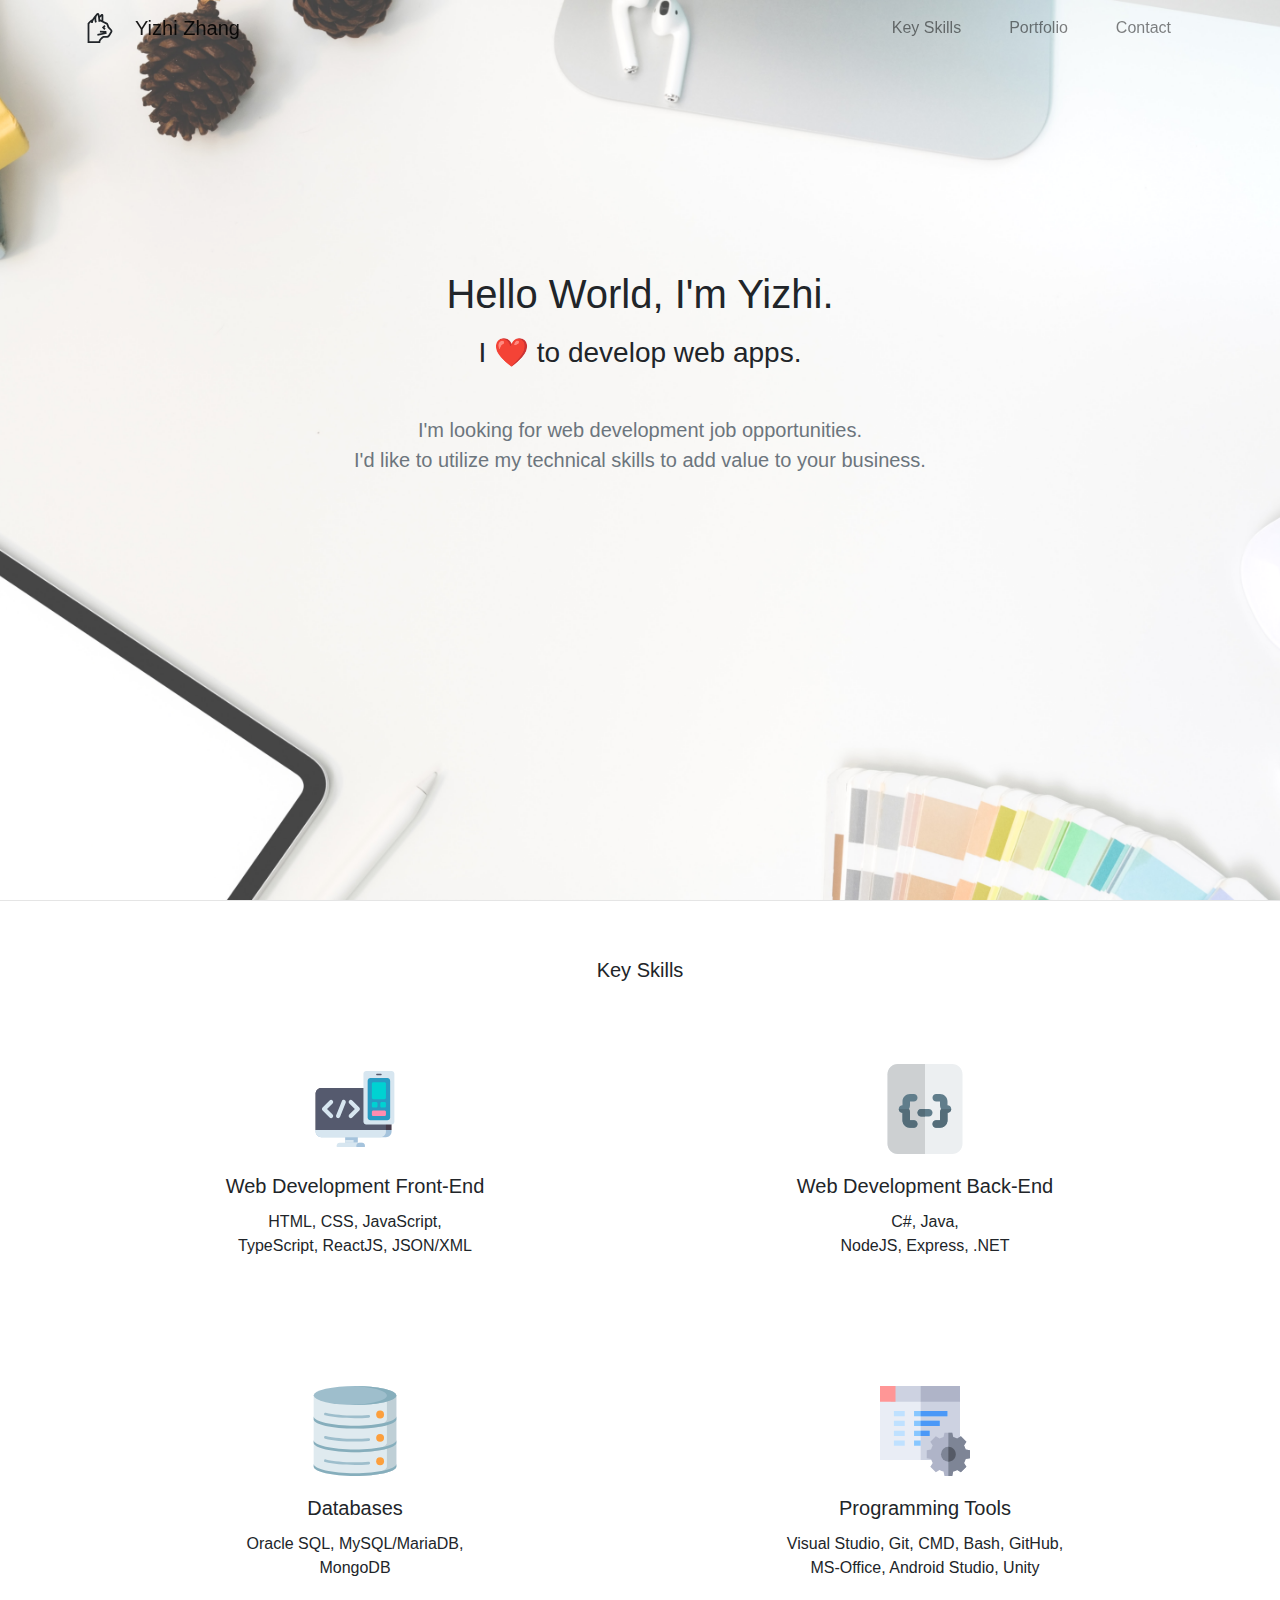
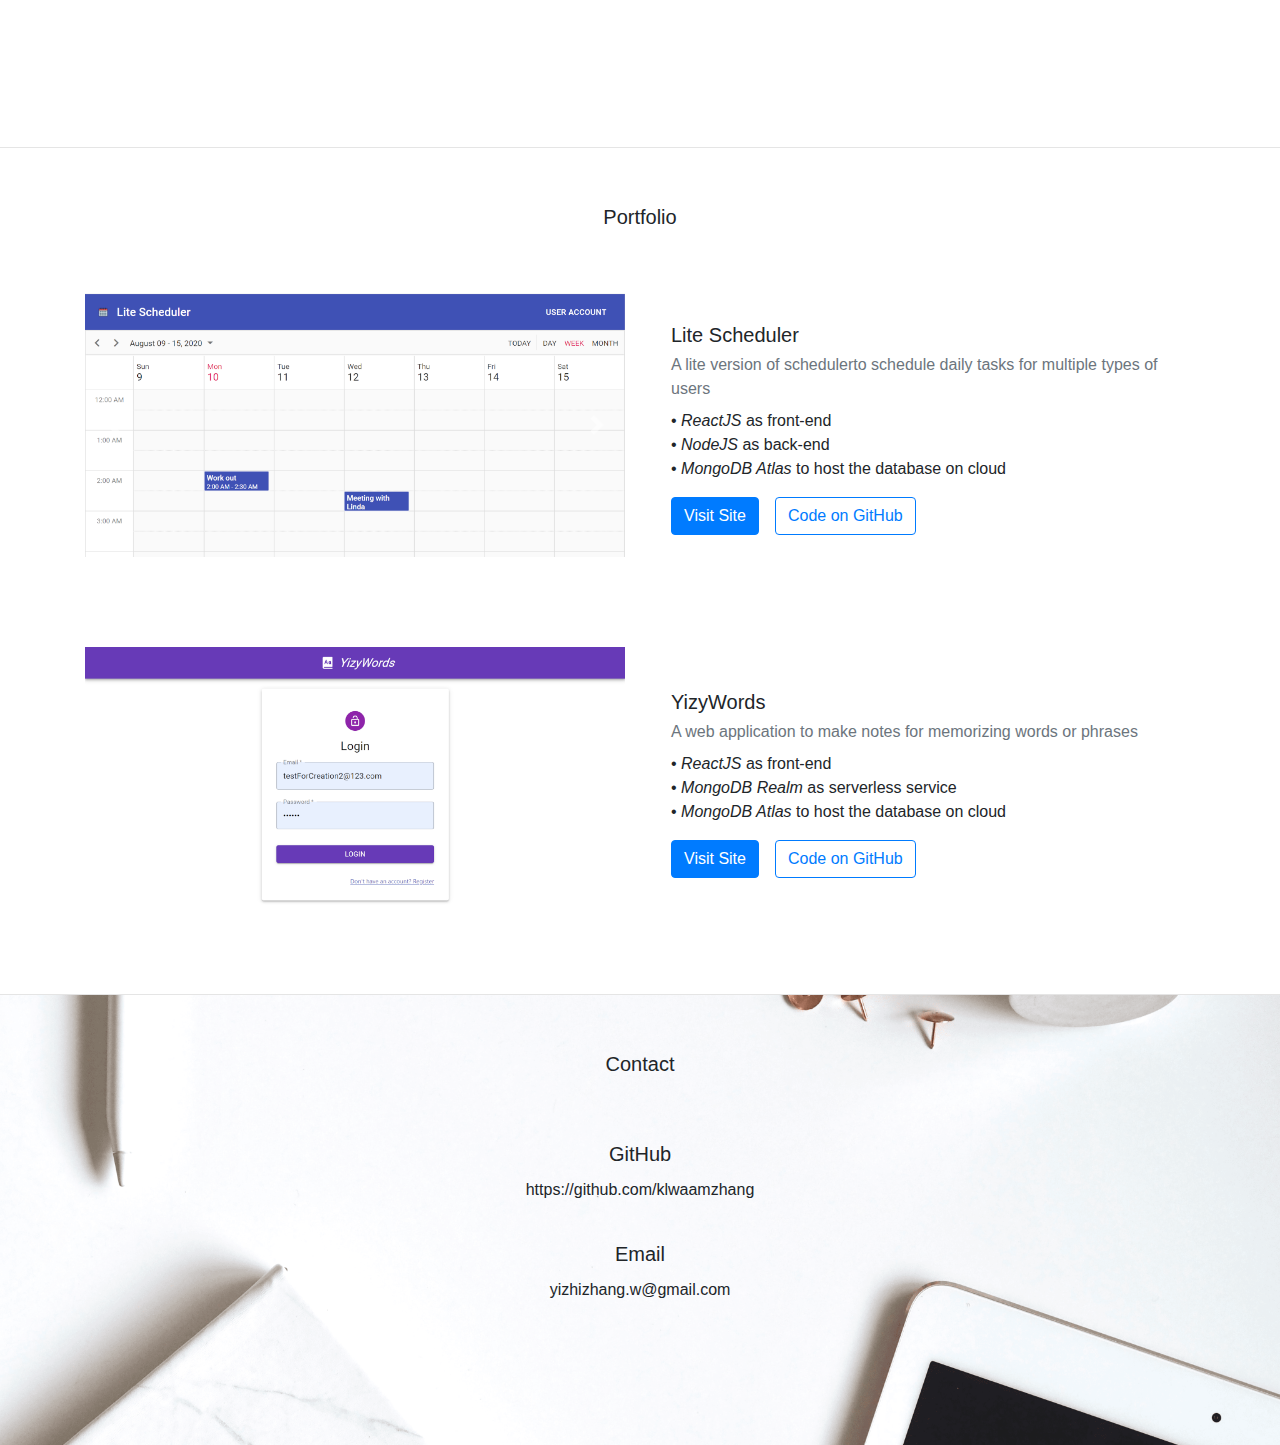
<file: index.html>
<!DOCTYPE html>
<html style="scroll-padding-top: 56px; scroll-behavior: smooth;" lang="en">
  <head>
    <!-- Required meta tags -->
    <meta charset="utf-8" />
    <meta
      name="viewport"
      content="width=device-width, initial-scale=1, shrink-to-fit=no"
    />
    <meta name="keywords" content="Yizhi, Yizhi Zhang" />
    <meta name="description" content="Yizhi Zhang's Portfolio" />

    <link rel="icon" href="./images/cat.svg" />

    <!-- Bootstrap CSS -->
    <link
      rel="stylesheet"
      href="https://stackpath.bootstrapcdn.com/bootstrap/4.5.2/css/bootstrap.min.css"
      integrity="sha384-JcKb8q3iqJ61gNV9KGb8thSsNjpSL0n8PARn9HuZOnIxN0hoP+VmmDGMN5t9UJ0Z"
      crossorigin="anonymous"
    />
    <link rel="stylesheet" type="text/css" href="mystyle.css" />

    <!-- jQuery -->
    <!-- <script src="https://ajax.googleapis.com/ajax/libs/jquery/3.5.1/jquery.min.js"></script> -->

    <title>Yizhi Zhang</title>
  </head>

  <body data-spy="scroll" data-target=".navbar" data-offset="57">
    <!-- Header -->
    <nav class="navbar navbar-expand-md navbar-light fixed-top">
      <div class="container d-flex justify-content-between">
        <img
          class="change-my-color"
          style="height: 30px;"
          src="images/cat.svg"
        />
        <a
          style="margin-left: 1em;"
          class="navbar-brand mr-0"
          href="#landingpage"
          >Yizhi Zhang</a
        >

        <button
          class="navbar-toggler border-0"
          type="button"
          data-toggle="collapse"
          data-target="#navbarSupportedContent"
          aria-controls="navbarSupportedContent"
          aria-expanded="false"
          aria-label="Toggle navigation"
        >
          <span class="navbar-toggler-icon"></span>
        </button>

        <div
          style="justify-content: flex-end;"
          class="collapse navbar-collapse"
          id="navbarSupportedContent"
        >
          <ul class="navbar-nav">
            <li class="nav-item mx-3">
              <a
                class="nav-link text-center"
                onclick="closeNav()"
                href="#keyskills"
                >Key Skills</a
              >
            </li>
            <li class="nav-item mx-3">
              <a
                class="nav-link text-center"
                onclick="closeNav()"
                href="#portfolio"
                >Portfolio</a
              >
            </li>
            <li class="nav-item mx-3">
              <a
                class="nav-link text-center"
                onclick="closeNav()"
                href="#contact"
                >Contact</a
              >
            </li>
          </ul>
        </div>
      </div>
    </nav>

    <!-- Key Messages -->
    <!-- Photo by bongkarn thanyakij from Pexels -->
    <section
      id="landingpage"
      style="height: 100vh;"
      class="text-center landingpageimg"
    >
      <div class="container">
        <h1 style="padding-top: 30vh;">Hello World, I'm Yizhi.</h1>
        <h3 style="margin-top: 2vh; margin-bottom: 5vh;">
          I ❤️ to develop web apps.
        </h2>
        <p class="lead text-muted">
          I'm looking for web development job opportunities.<br />
          I'd like to utilize my technical skills to add value to your business.
        </p>
      </div>
    </section>

    <!-- key Skills -->
    <hr id="keyskills" class="my-0" />
    <div style="min-height: 94vh;" class="container text-center">
      <p style="padding-top: 6vh;" class="lead">
        Key Skills
      </p>
      <div class="row">
        <div
          style="padding-top: 7vh; padding-bottom: 7vh;"
          class="col-md card border-0"
        >
          <!-- <div>Icons made by <a href="https://www.flaticon.com/authors/flat-icons" title="Flat Icons">Flat Icons</a> from <a href="https://www.flaticon.com/" title="Flaticon">www.flaticon.com</a></div> -->
          <img
            style="height: 10vh;"
            src="./images/front-end.svg"
            class="card-img-top"
            alt="front-end"
          />
          <div class="card-body">
            <h5 class="card-title">Web Development Front-End</h5>
            <p class="card-text">
              HTML, CSS, JavaScript, <br />TypeScript, ReactJS, JSON/XML
            </p>
          </div>
        </div>
        <div
          style="padding-top: 7vh; padding-bottom: 7vh;"
          class="col-md card border-0"
        >
          <!-- <div>Icons made by <a href="https://www.flaticon.com/authors/pixel-perfect" title="Pixel perfect">Pixel perfect</a> from <a href="https://www.flaticon.com/" title="Flaticon">www.flaticon.com</a></div> -->
          <img
            style="height: 10vh;"
            src="./images/backend.svg"
            class="card-img-top"
            alt="back-end"
          />
          <div class="card-body">
            <h5 class="card-title">Web Development Back-End</h5>
            <p class="card-text">C#, Java, <br />NodeJS, Express, .NET</p>
          </div>
        </div>
      </div>
      <div class="row">
        <div
          style="padding-top: 5vh; padding-bottom: 5vh;"
          class="col-md card border-0"
        >
          <!-- <div>Icons made by <a href="https://www.flaticon.com/authors/freepik" title="Freepik">Freepik</a> from <a href="https://www.flaticon.com/" title="Flaticon">www.flaticon.com</a></div> -->
          <img
            style="height: 10vh;"
            src="./images/database.svg"
            class="card-img-top"
            alt="database"
          />
          <div class="card-body">
            <h5 class="card-title">Databases</h5>
            <p class="card-text">Oracle SQL, MySQL/MariaDB, <br />MongoDB</p>
          </div>
        </div>
        <div
          style="padding-top: 5vh; padding-bottom: 5vh;"
          class="col-md card border-0"
        >
          <img
            style="height: 10vh;"
            src="./images/config.svg"
            class="card-img-top"
            alt="tools"
          />
          <!-- Icons made by <a href="http://www.freepik.com/" title="Freepik">Freepik</a> from <a href="https://www.flaticon.com/" title="Flaticon"> www.flaticon.com</a> -->
          <div class="card-body">
            <h5 class="card-title">Programming Tools</h5>
            <p class="card-text">
              Visual Studio, Git, CMD, Bash, GitHub, <br />MS-Office, Android
              Studio, Unity
            </p>
          </div>
        </div>
      </div>
    </div>

    <!-- Portfolio -->
    <hr id="portfolio" class="my-0" />
    <div style="min-height: 94vh;" class="container text-center">
      <p style="padding-top: 6vh;" class="lead">
        Portfolio
      </p>

      <div style="padding-top: 5vh; padding-bottom: 5vh;" class="row">
        <div
          id="carouselExampleFade"
          style="align-self: center;"
          class="carousel slide col-md border-0 align-middle"
          data-ride="carousel"
        >
          <div class="carousel-inner">
            <div class="carousel-item active">
              <img
                src="./images/lite-scheduler-img1.png"
                class="d-block w-100"
                alt="..."
              />
            </div>
            <div class="carousel-item">
              <img
                src="./images/lite-scheduler-img2.png"
                class="d-block w-100"
                alt="..."
              />
            </div>
            <div class="carousel-item">
              <img
                src="./images/lite-scheduler-img3.png"
                class="d-block w-100"
                alt="..."
              />
            </div>
          </div>
          <a
            class="carousel-control-prev"
            href="#carouselExampleFade"
            role="button"
            data-slide="prev"
          >
            <span class="carousel-control-prev-icon" aria-hidden="true"></span>
            <span class="sr-only">Previous</span>
          </a>
          <a
            class="carousel-control-next"
            href="#carouselExampleFade"
            role="button"
            data-slide="next"
          >
            <span class="carousel-control-next-icon" aria-hidden="true"></span>
            <span class="sr-only">Next</span>
          </a>
        </div>

        <div class="pt-4 col-md card border-0 align-self-center text-left">
          <h5 class="card-title px-3">Lite Scheduler</h5>
          <p class="card-subtitle pb-2 text-muted px-3">
            A lite version of schedulerto schedule daily tasks for multiple
            types of users
          </p>
          <p class="card-text px-3 mb-0">
            • <span class="font-italic">ReactJS</span> as front-end
          </p>
          <p class="card-text px-3 mb-0">
            • <span class="font-italic">NodeJS</span> as back-end
          </p>
          <p class="card-text px-3">
            • <span class="font-italic">MongoDB Atlas</span> to host the
            database on cloud
          </p>
          <div class="row mx-3">
            <a
              href="https://klwaamzhang.github.io/lite-scheduler-client/"
              target="_blank"
              class="btn btn-primary w-30 mr-3 mb-3"
              >Visit Site</a
            >
            <a
              href="https://github.com/klwaamzhang/lite-scheduler-client"
              target="_blank"
              class="btn btn-outline-primary w-30 mb-3"
              >Code on GitHub</a
            >
          </div>
        </div>
      </div>

      <div style="padding-top: 5vh; padding-bottom: 5vh;" class="row">
        <div
          id="carouselExampleFade2"
          style="align-self: center;"
          class="carousel slide col-md border-0"
          data-ride="carousel"
        >
          <div class="carousel-inner">
            <div class="carousel-item active">
              <img
                src="./images/yizywords-img1.PNG"
                class="d-block w-100"
                alt="..."
              />
            </div>
            <div class="carousel-item">
              <img
                src="./images/yizywords-img2.PNG"
                class="d-block w-100"
                alt="..."
              />
            </div>
            <div class="carousel-item">
              <img
                src="./images/yizywords-img3.PNG"
                class="d-block w-100"
                alt="..."
              />
            </div>
          </div>
          <a
            class="carousel-control-prev"
            href="#carouselExampleFade2"
            role="button"
            data-slide="prev"
          >
            <span class="carousel-control-prev-icon" aria-hidden="true"></span>
            <span class="sr-only">Previous</span>
          </a>
          <a
            class="carousel-control-next"
            href="#carouselExampleFade2"
            role="button"
            data-slide="next"
          >
            <span class="carousel-control-next-icon" aria-hidden="true"></span>
            <span class="sr-only">Next</span>
          </a>
        </div>

        <div class="pt-4 col-md card border-0 align-self-center text-left">
          <h5 class="card-title px-3">YizyWords</h5>
          <p class="card-subtitle mb-2 text-muted px-3">
            A web application to make notes for memorizing words or phrases
          </p>
          <p class="card-text px-3 mb-0">
            • <span class="font-italic">ReactJS</span> as front-end
          </p>
          <p class="card-text px-3 mb-0">
            • <span class="font-italic">MongoDB Realm</span> as serverless
            service
          </p>
          <p class="card-text px-3">
            • <span class="font-italic">MongoDB Atlas</span> to host the
            database on cloud
          </p>
          <div class="row mx-3">
            <a
              href="https://klwaamzhang.github.io/yizywords/"
              target="_blank"
              class="btn btn-primary w-30 mr-3 mb-3"
              >Visit Site</a
            >
            <a
              href="https://github.com/klwaamzhang/yizywords"
              target="_blank"
              class="btn btn-outline-primary w-30 mb-3"
              >Code on GitHub</a
            >
          </div>
        </div>
      </div>
    </div>

    <!-- Contact -->
    <hr id="contact" class="my-0" />
    <div style="min-height: 50vh;" class="footerimg">
      <div class="container text-center">
        <p style="padding-top: 6vh; padding-bottom: 3vh;" class="lead">
          Contact
        </p>
        <div class="col-md card border-0 bg-transparent">
          <div class="card-body">
            <h5 class="card-title">GitHub</h5>
            <p class="card-text">
              <a class="text-body" href="https://github.com/klwaamzhang" target="_blank"
                >https://github.com/klwaamzhang</a
              >
            </p>
          </div>
        </div>
        <div
          style="padding-bottom: 3vh;"
          class="col-md card border-0 bg-transparent"
        >
          <div class="card-body">
            <h5 class="card-title">Email</h5>
            <p class="card-text">
              <a href = "mailto: yizhizhang.w@gmail.com" class="text-body"
                >yizhizhang.w@gmail.com</a
              >
            </p>
          </div>
        </div>
      </div>
    </div>

    <!-- Optional JavaScript -->
    <!-- jQuery first, then Popper.js, then Bootstrap JS -->
    <script
      src="https://code.jquery.com/jquery-3.5.1.slim.min.js"
      integrity="sha384-DfXdz2htPH0lsSSs5nCTpuj/zy4C+OGpamoFVy38MVBnE+IbbVYUew+OrCXaRkfj"
      crossorigin="anonymous"
    ></script>
    <script
      src="https://cdn.jsdelivr.net/npm/popper.js@1.16.1/dist/umd/popper.min.js"
      integrity="sha384-9/reFTGAW83EW2RDu2S0VKaIzap3H66lZH81PoYlFhbGU+6BZp6G7niu735Sk7lN"
      crossorigin="anonymous"
    ></script>
    <script
      src="https://stackpath.bootstrapcdn.com/bootstrap/4.5.2/js/bootstrap.min.js"
      integrity="sha384-B4gt1jrGC7Jh4AgTPSdUtOBvfO8shuf57BaghqFfPlYxofvL8/KUEfYiJOMMV+rV"
      crossorigin="anonymous"
    ></script>

    <script src="./index.js"></script>
  </body>
</html>
</file>
<file: mystyle.css>
.landingpageimg {
  margin: 0;
  padding: 0;
  background: url("./images/landingpage.png") no-repeat center/cover;
  width: 100%;
  height: 100vh;
}

.footerimg {
  margin: 0;
  padding: 0;
  background: url("./images/footer.png") no-repeat center/cover;
  width: 100%;
  min-height: 50vh;
}
</file>
